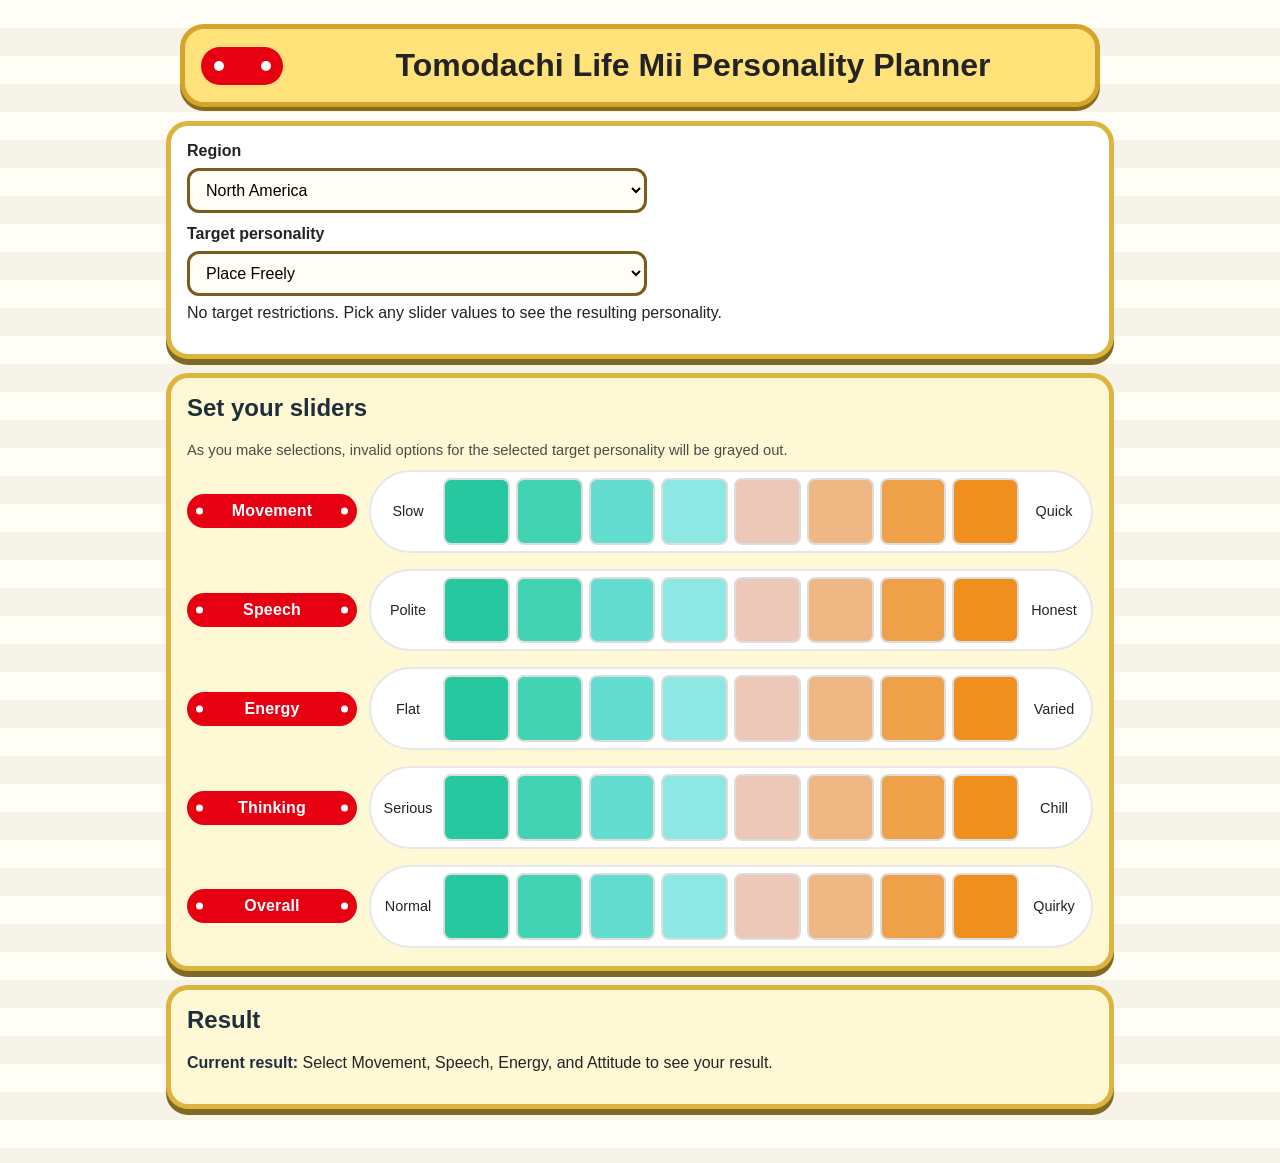
<file: index.html>
<!doctype html>
<html lang="en">
<head>
  <meta charset="UTF-8" />
  <meta name="viewport" content="width=device-width, initial-scale=1.0" />
  <title>Tomodachi Life Mii Personality Planner</title>
  <meta name="description" content="Plan Tomodachi Life Mii personalities by selecting a target and matching valid slider combinations." />

  <meta property="og:title" content="Tomodachi Life Mii Personality Planner" />
  <meta property="og:description" content="Pick a personality, match valid slider values, and get the exact Mii personality result." />
  <meta property="og:type" content="website" />
  <meta property="og:url" content="https://natanai.github.io/tomodachi/" />
  <meta property="og:image" content="https://natanai.github.io/tomodachi/social-preview.svg" />
  <meta property="og:image:secure_url" content="https://natanai.github.io/tomodachi/social-preview.svg" />
  <meta property="og:image:type" content="image/svg+xml" />
  <meta property="og:image:width" content="1200" />
  <meta property="og:image:height" content="630" />

  <meta name="twitter:card" content="summary_large_image" />
  <meta name="twitter:title" content="Tomodachi Life Mii Personality Planner" />
  <meta name="twitter:description" content="Pick a personality, match valid slider values, and get the exact Mii personality result." />
  <meta name="twitter:image" content="https://natanai.github.io/tomodachi/social-preview.svg" />

  <meta name="theme-color" content="#e60012" />
  <meta name="apple-mobile-web-app-capable" content="yes" />
  <meta name="apple-mobile-web-app-title" content="Tomodachi" />

  <link rel="icon" type="image/svg+xml" href="/tomodachi/pull-icon.svg" />
  <link rel="shortcut icon" href="/tomodachi/pull-icon.svg" />
  <link rel="apple-touch-icon" href="/tomodachi/pull-icon.svg" />
  <link rel="manifest" href="/tomodachi/site.webmanifest" />
  <link rel="stylesheet" href="styles.css" />
</head>
<body>
  <main class="app">
    <h1 id="pageTitle">Tomodachi Life Mii Personality Planner</h1>
    <p id="pageSubtitle" class="subtitle"></p>

    <section class="panel controls">
      <label id="regionLabel" for="regionSelect">Region</label>
      <select id="regionSelect"></select>

      <label id="personalityLabel" for="personalitySelect">Target personality</label>
      <select id="personalitySelect"></select>
      <p id="goalBands" class="description"></p>
      <p id="hintText" class="hint" aria-hidden="true"></p>
    </section>

    <section class="panel sliders-panel">
      <h2 id="slidersHeading">Set your sliders</h2>
      <p id="weightingNote" class="weighting-note">As you make selections, invalid options for the selected target personality will be grayed out.</p>
      <div id="sliderGrid" class="slider-grid"></div>
    </section>

    <section class="panel breakdown">
      <h2 id="resultHeading">Result</h2>
      <p><strong id="currentResultLabel">Current result:</strong> <span id="currentResult">Select Movement, Speech, Energy, and Attitude to see your result.</span></p>
    </section>
  </main>

  <script src="personality-localization.js"></script>
  <script src="script.js"></script>
</body>
</html>
</file>
<file: styles.css>
:root {
  --bg: #f6f3e9;
  --panel: #fff8d5;
  --panel-strong: #ffffff;
  --border: #ddb53e;
  --text: #232323;
  --accent: #2f93de;
  --accent-strong: #1f5f9c;
  --danger: #d73a49;
  --motif-red: #e60012;
  --green: #66c59b;
  --orange: #f07d12;
  --light-orange: #f7c98d;
  --cream: #fffdf5;
}

* { box-sizing: border-box; }
body {
  margin: 0;
  font-family: "Trebuchet MS", "Arial Rounded MT Bold", Arial, sans-serif;
  background:
    repeating-linear-gradient(
      180deg,
      var(--cream) 0 28px,
      var(--bg) 28px 56px
    );
  color: var(--text);
}

.app {
  max-width: 980px;
  margin: 0 auto;
  padding: 24px 16px 40px;
}

h1 {
  margin: 0 auto 10px;
  max-width: 920px;
  text-align: center;
  background: #ffe27a;
  border: 5px solid #d5a52b;
  border-radius: 24px;
  padding: 18px 14px 18px 120px;
  box-shadow: 0 4px 0 color-mix(in srgb, #d5a52b 65%, black 35%);
  position: relative;
}

h1::before {
  content: "";
  position: absolute;
  left: 16px;
  top: 50%;
  translate: 0 -50%;
  width: 82px;
  height: 38px;
  border-radius: 999px;
  background: var(--motif-red);
}

h1::after {
  content: "";
  position: absolute;
  left: 29px;
  top: 50%;
  translate: 0 -50%;
  width: 10px;
  height: 10px;
  border-radius: 50%;
  background: #fff;
  box-shadow: 47px 0 0 #fff;
}

.subtitle {
  text-align: center;
  margin: 0 auto 12px;
  max-width: 900px;
  font-weight: 700;
  color: #5a3900;
}

.panel {
  background: var(--panel);
  border: 5px solid var(--border);
  border-radius: 22px;
  padding: 16px;
  margin: 14px 0;
  box-shadow: 0 6px 0 color-mix(in srgb, var(--border) 58%, black 42%);
}

.controls {
  background: var(--panel-strong);
}

.controls label { font-weight: 700; display: block; margin-bottom: 8px; }
#personalityLabel { margin-top: 12px; }
select {
  width: 100%;
  max-width: 460px;
  font-size: 1rem;
  padding: 10px 12px;
  border: 3px solid #7a5c1f;
  border-radius: 12px;
  background: #fffdf5;
}


.description {
  margin-top: 8px;
  display: grid;
  gap: 4px;
}

.personality-title {
  display: inline-block;
  width: fit-content;
  padding: 3px 8px;
  border-radius: 6px;
  background: color-mix(in srgb, var(--personality-color) 22%, white 78%);
  border: 3px solid var(--personality-color);
  font-weight: 700;
}

.personality-subtitle {
  font-size: 0.9rem;
  color: #4b4b4b;
}

.personality-range {
  font-size: 0.95rem;
}

.hint { display: none; }
.weighting-note {
  margin: 0 0 10px;
  color: #4b4b4b;
  font-size: 0.92rem;
}

.slider-grid { display: grid; gap: 12px; }

.slider-row {
  display: grid;
  grid-template-columns: 170px minmax(0, 1fr);
  gap: 8px 12px;
  align-items: center;
  padding: 2px 0;
}

.slider-scale {
  display: grid;
  grid-template-columns: 54px minmax(0, 1fr) 54px;
  gap: 8px;
  align-items: center;
  border: 2px solid #e7e6ea;
  background: #fff;
  border-radius: 999px;
  padding: 6px 10px;
}

.trait {
  font-weight: 800;
  position: relative;
  min-height: 34px;
  display: flex;
  align-items: center;
  justify-content: center;
  color: #fff;
  background: var(--motif-red);
  border-radius: 999px;
  padding: 2px 18px;
  text-align: center;
  letter-spacing: 0.01em;
}

.trait::before {
  content: "";
  position: absolute;
  left: 9px;
  top: 50%;
  translate: 0 -50%;
  width: 7px;
  height: 7px;
  border-radius: 50%;
  background: #fff;
}

.trait::after {
  content: "";
  position: absolute;
  right: 9px;
  top: 50%;
  translate: 0 -50%;
  width: 7px;
  height: 7px;
  border-radius: 50%;
  background: #fff;
}
.pole {
  font-size: 0.9rem;
  text-align: center;
}

.boxes {
  display: grid;
  grid-template-columns: repeat(8, minmax(0, 1fr));
  gap: 6px;
}

.box {
  width: 100%;
  min-height: 28px;
  aspect-ratio: 1 / 1;
  border-radius: 8px;
  border: 2px solid #fff;
  background: #d9d9d9;
  display: grid;
  place-items: center;
  font-weight: 900;
  font-size: 0;
  color: transparent;
  cursor: pointer;
  position: relative;
}

.box.allowed.pos-1 { background: #27c89f; }
.box.allowed.pos-2 { background: #42d3b2; }
.box.allowed.pos-3 { background: #62ddd0; }
.box.allowed.pos-4 { background: #8de8e3; }
.box.allowed.pos-5 { background: #edc8b9; }
.box.allowed.pos-6 { background: #efb784; }
.box.allowed.pos-7 { background: #eea149; }
.box.allowed.pos-8 { background: #ef8f1e; }

.box.allowed {
  border-color: color-mix(in srgb, #fff 72%, #858585 28%);
}

.box.selected,
.box.allowed.selected {
  background: var(--motif-red);
  border-color: #ffffff;
  box-shadow: inset 0 -2px 0 color-mix(in srgb, #a2000d 70%, black 30%);
}

.box.selected::after {
  content: "✓";
  position: absolute;
  left: 50%;
  top: 50%;
  transform: translate(-50%, -50%);
  color: #fff;
  font-size: 18px;
  font-weight: 900;
  line-height: 1;
  text-shadow: none;
}

.box.disabled,
.box:disabled {
  background: #d9d9d9;
  color: #7b7b7b;
  border-color: #b5b5b5;
  cursor: not-allowed;
}

.box:focus-visible {
  outline: 3px solid #2b66da;
  outline-offset: 2px;
}

.ok { color: #1a7f37; font-weight: 700; }
.warn { color: #b54708; font-weight: 700; }

pre {
  white-space: pre-wrap;
  background: #fffdf5;
  border: 2px solid #dfc37a;
  border-radius: 10px;
  padding: 10px;
}

h2 {
  margin-top: 0;
  color: #1f2e3d;
}

summary {
  font-weight: 700;
  color: #7a4e00;
}

.breakdown p strong {
  color: #1f2e3d;
}


@media (max-width: 720px) {
  .app {
    padding: 16px 10px 32px;
  }

  h1 {
    font-size: 1.4rem;
    line-height: 1.25;
    padding-left: 92px;
  }

  .panel {
    padding: 10px;
    margin: 10px 0;
    border-radius: 16px;
  }

  .slider-row {
    grid-template-columns: 1fr;
    gap: 6px;
  }

  .slider-row .trait {
    justify-self: start;
    width: fit-content;
    max-width: 100%;
    justify-content: flex-start;
    text-align: left;
  }

  .slider-scale {
    grid-template-columns: 46px minmax(0, 1fr) 46px;
    gap: 6px;
  }

  .pole {
    font-size: 0.85rem;
  }

  .boxes {
    gap: 4px;
  }

  .box {
    min-height: 30px;
    font-size: 0.85rem;
  }
}
</file>
